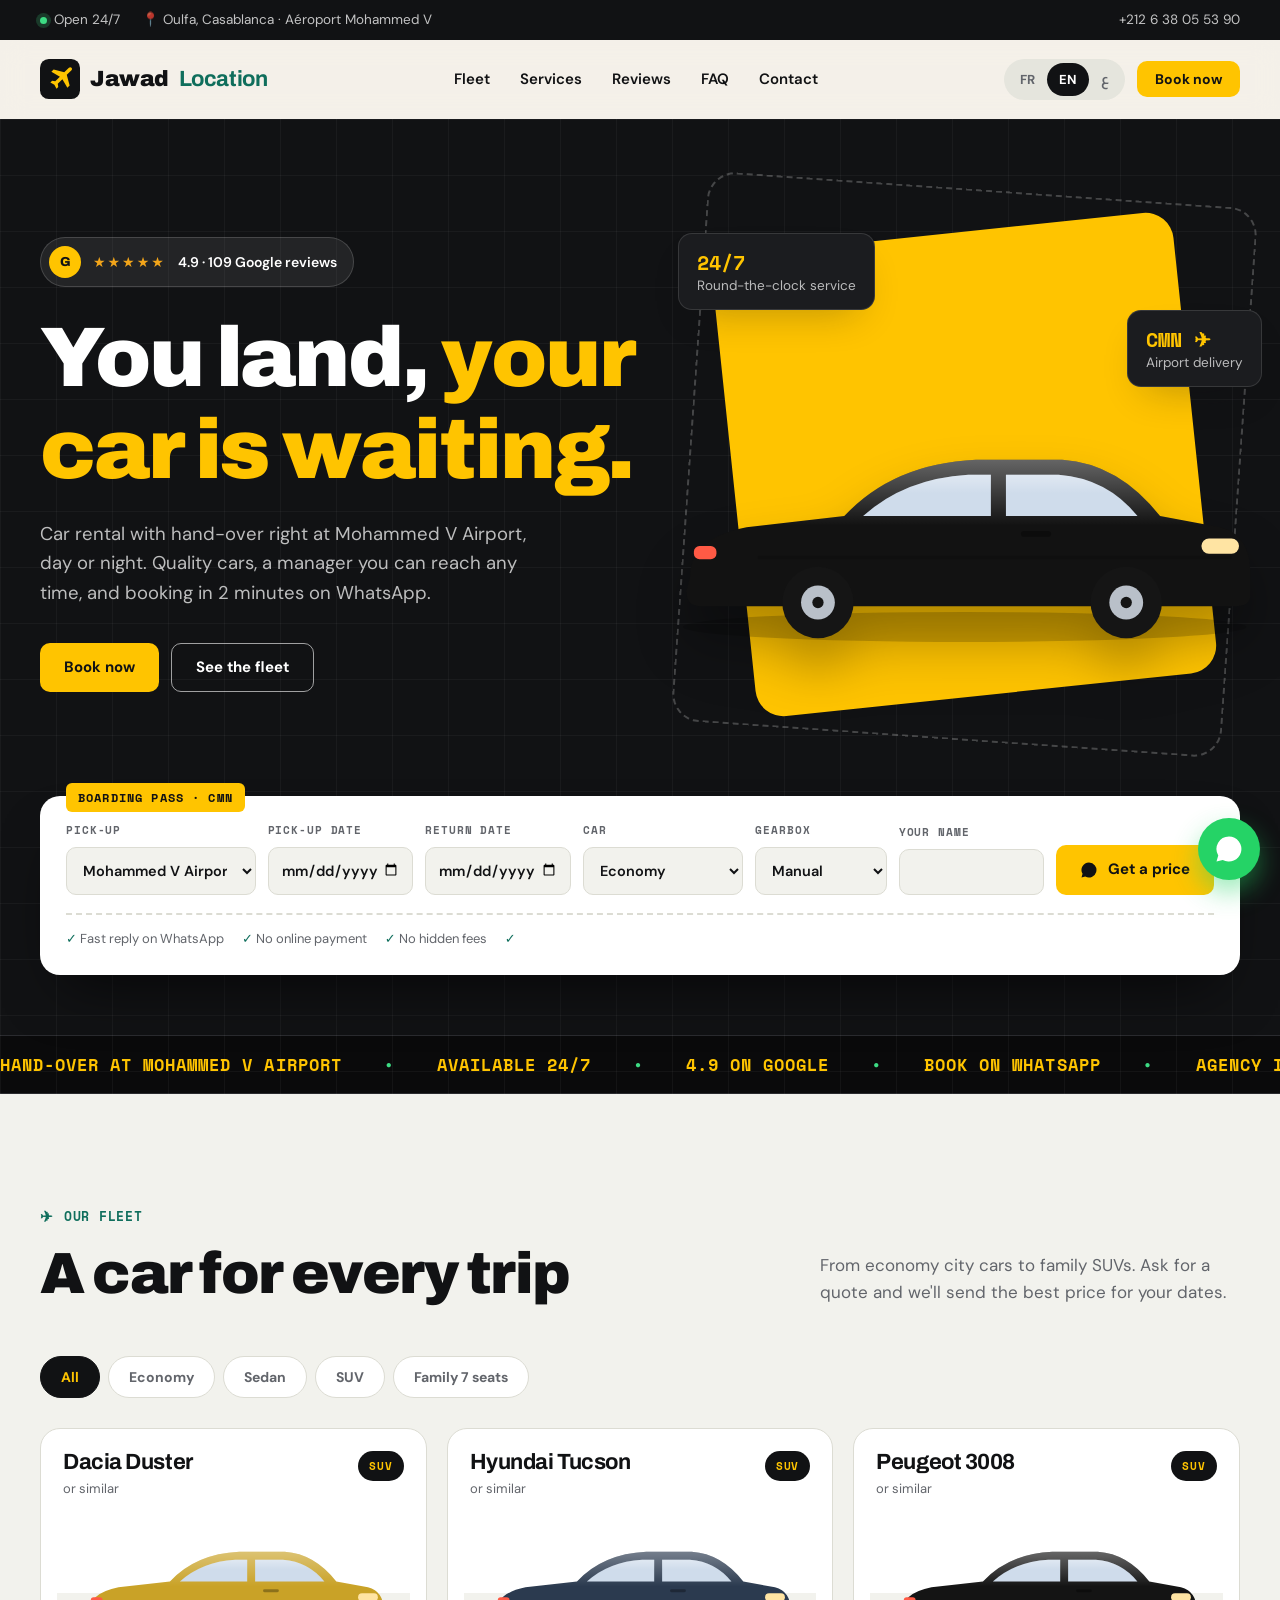
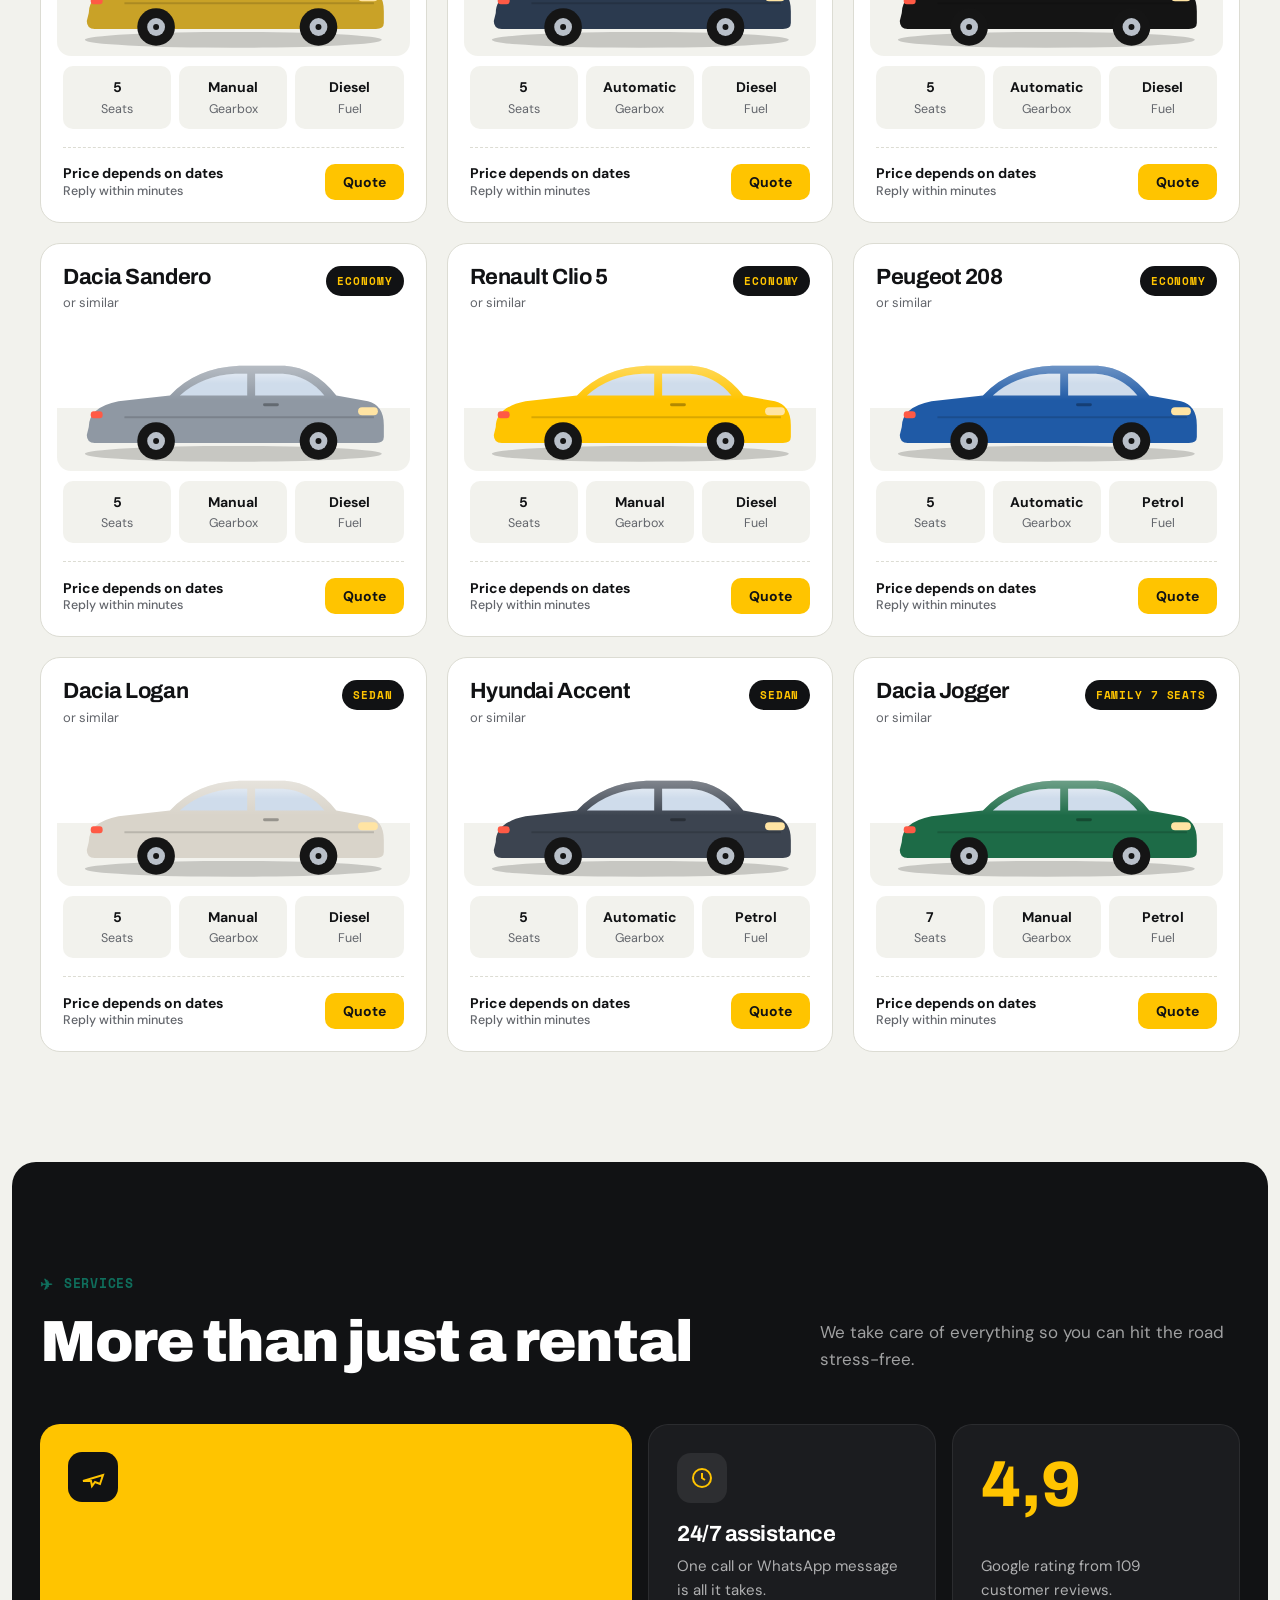
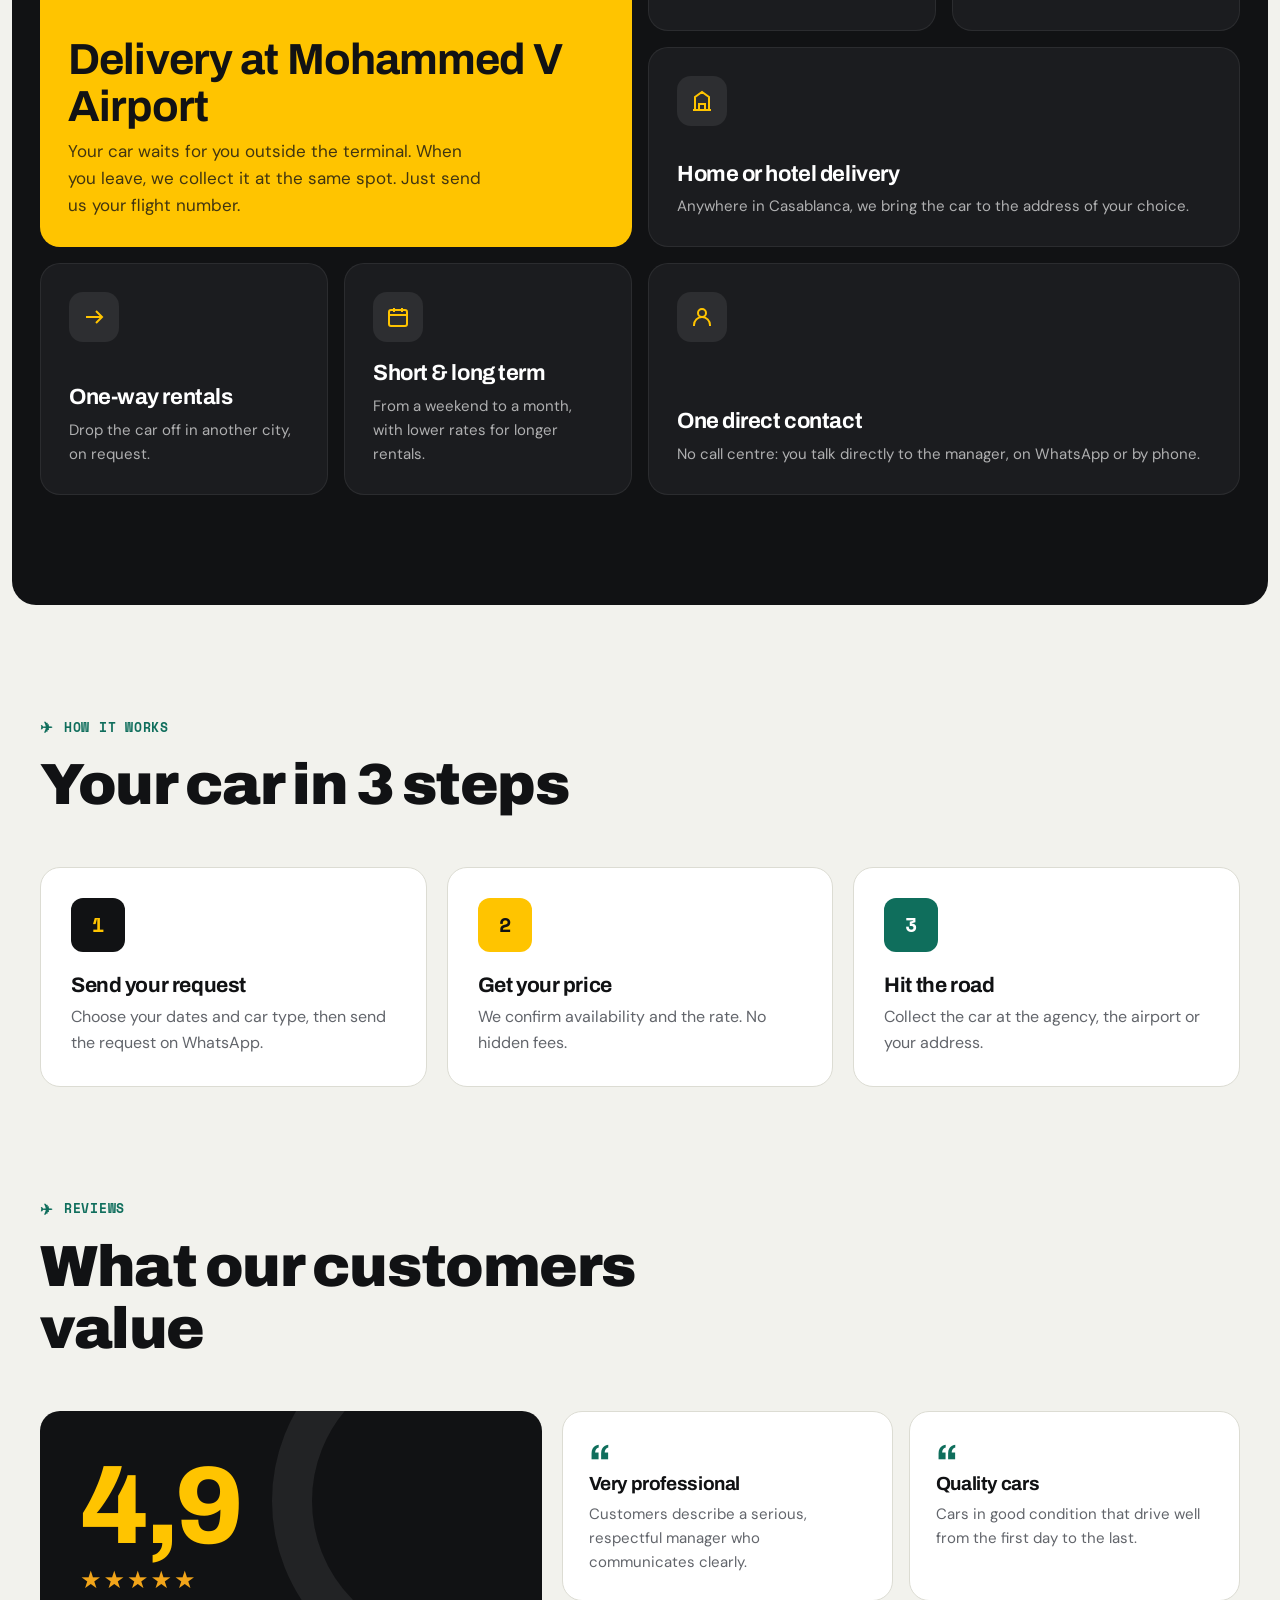
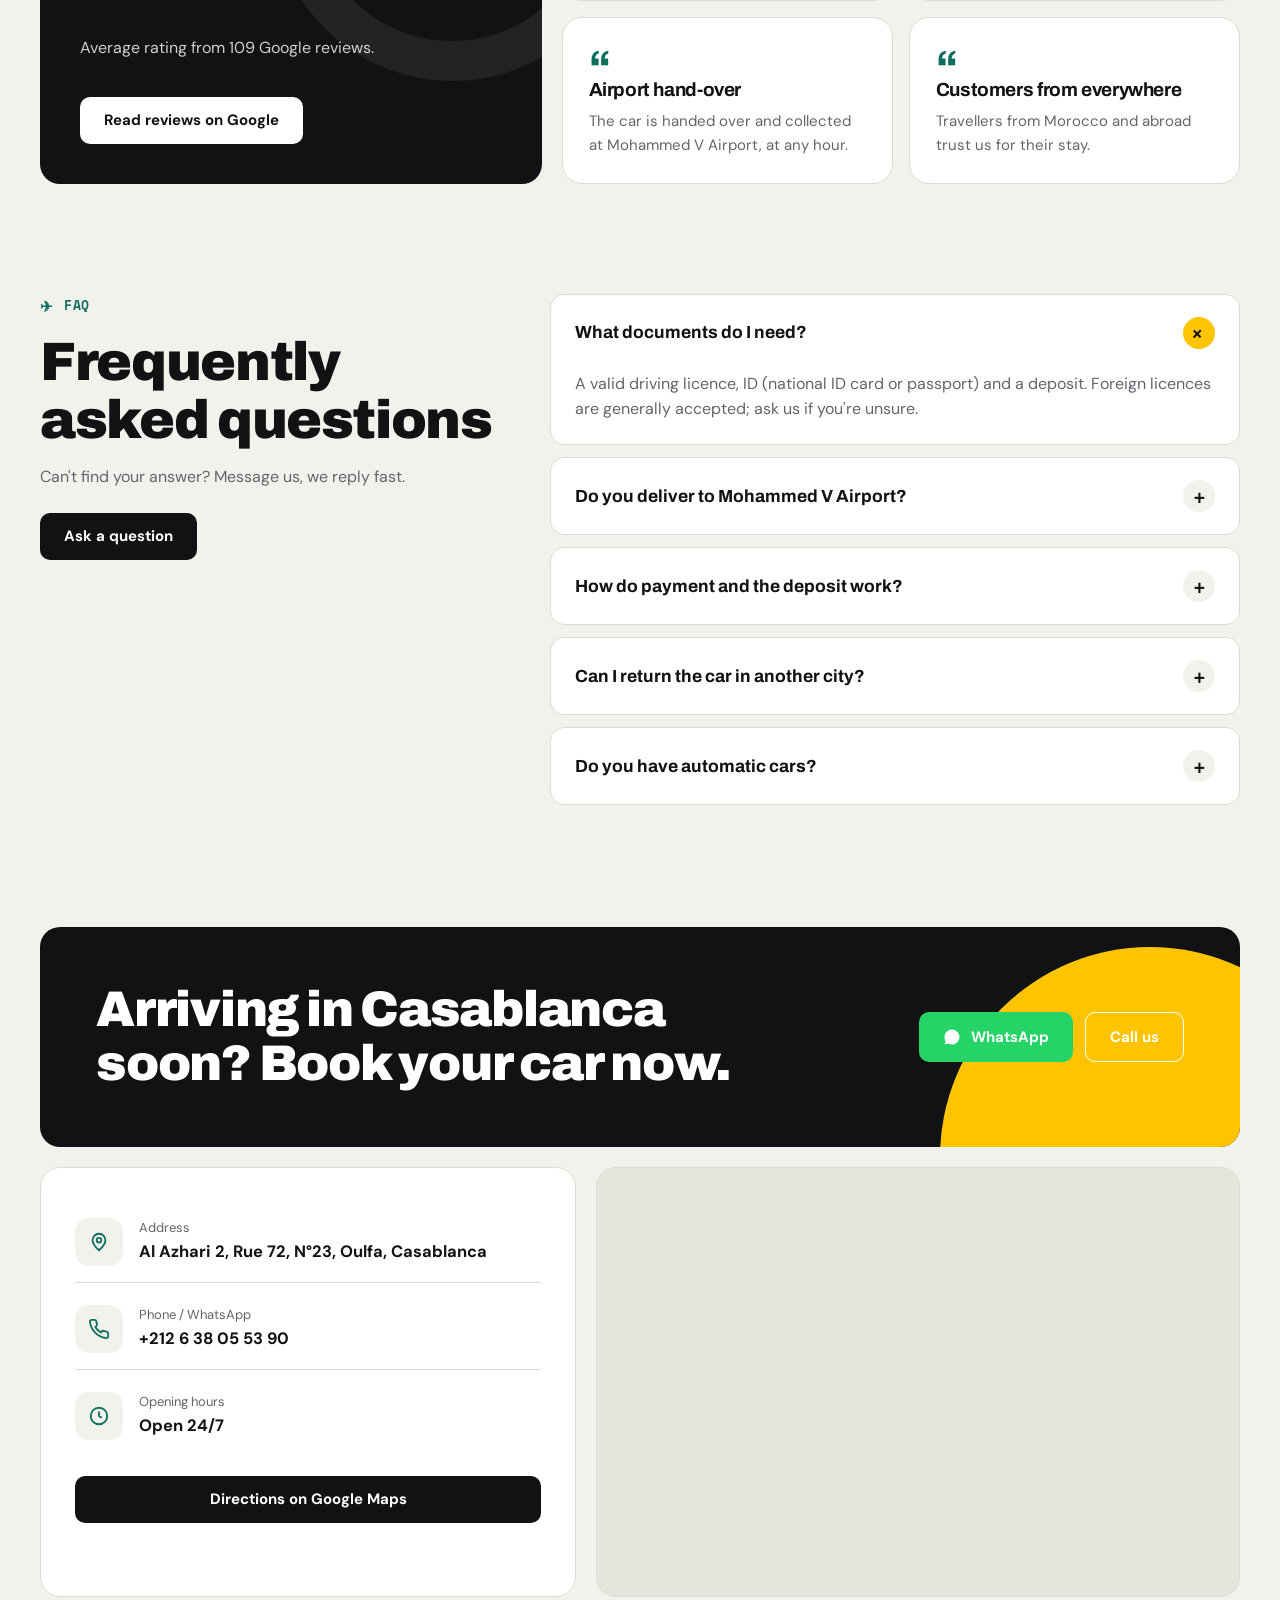
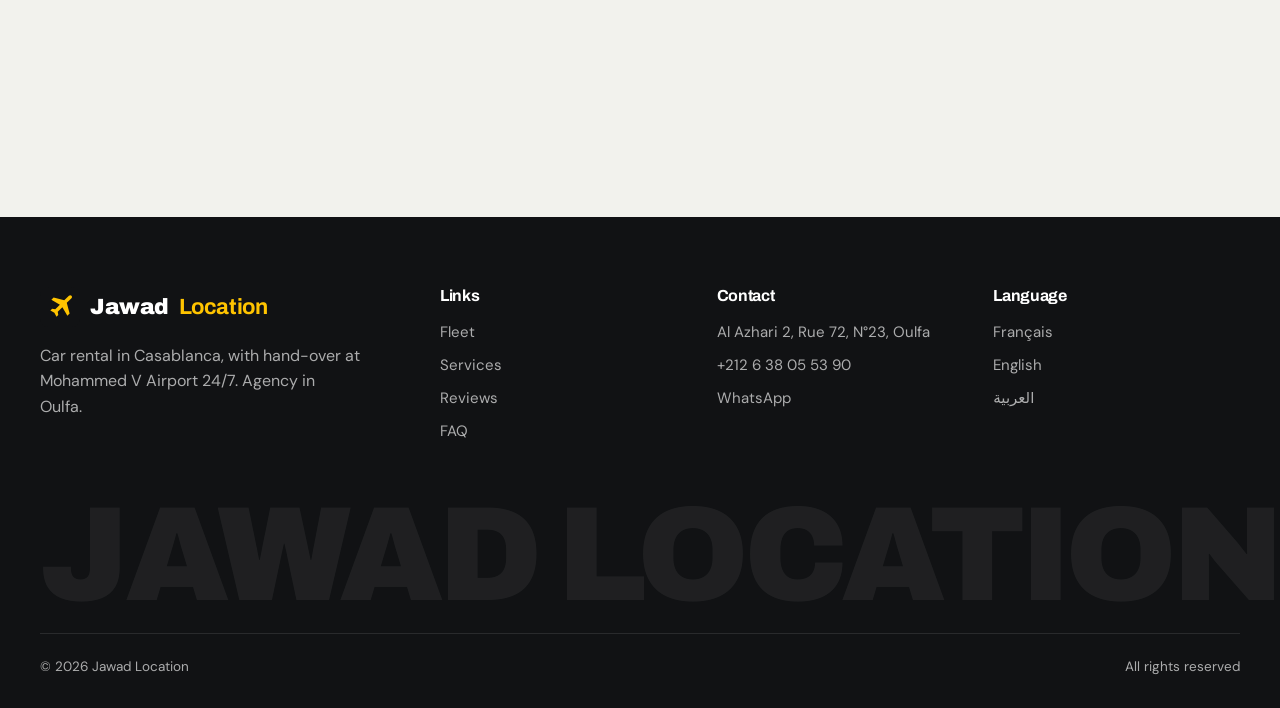
<file: index.html>
<!doctype html>
<html lang="fr" dir="ltr">
<head>
<meta charset="utf-8">
<meta name="viewport" content="width=device-width, initial-scale=1">
<title>Jawad Location — Location de voiture Aéroport Mohammed V, Casablanca</title>
<meta name="description" content="Jawad Location : location de voitures à Casablanca, Oulfa. Voitures récentes, livraison à l'aéroport Mohammed V, service 24h/24 et 7j/7.">
<meta name="theme-color" content="#121212">
<meta property="og:title" content="Jawad Location — Location de voiture Aéroport Mohammed V, Casablanca">
<meta property="og:description" content="Voitures récentes, livraison aéroport Mohammed V, service 24h/24. Réservation sur WhatsApp.">
<meta property="og:type" content="website">
<link rel="icon" href="assets/img/favicon.svg" type="image/svg+xml">
<link rel="manifest" href="site.webmanifest">
<link rel="preconnect" href="https://fonts.googleapis.com">
<link rel="preconnect" href="https://fonts.gstatic.com" crossorigin>
<link href="https://fonts.googleapis.com/css2?family=Archivo:wght@600;700;800;900&family=DM+Sans:wght@400;500;600;700&family=Space+Mono:wght@700&family=Almarai:wght@400;700;800&display=swap" rel="stylesheet">
<link rel="stylesheet" href="assets/css/style.css">
<script type="application/ld+json">
{
  "@context":"https://schema.org",
  "@type":"AutoRental",
  "name":"Jawad Location",
  "telephone":"+212638055390",
  "address":{"@type":"PostalAddress","streetAddress":"Al Azhari 2, Rue 72, N°23, Oulfa","addressLocality":"Casablanca","postalCode":"20000","addressCountry":"MA"},
  "geo":{"@type":"GeoCoordinates","latitude":33.5484875,"longitude":-7.6855581},
  "openingHours":"Mo-Su 00:00-23:59",
  "aggregateRating":{"@type":"AggregateRating","ratingValue":"4.9","reviewCount":"109"}
}
</script>
</head>
<body>

<!-- TOP BAR -->
<div class="topbar">
  <div class="wrap">
    <div class="tb-l">
      <span><i class="dot"></i><span data-i="tb_open">Ouvert 24h/24 · 7j/7</span></span>
      <span>📍 Oulfa, Casablanca · Aéroport Mohammed V</span>
    </div>
    <div class="tb-r"><a href="tel:+212638055390" dir="ltr">+212 6 38 05 53 90</a></div>
  </div>
</div>

<!-- NAV -->
<nav class="nav" id="nav">
  <div class="wrap">
    <a href="#top" class="logo" aria-label="Jawad Location"><img src="assets/img/logo.svg" alt="">Jawad<b>Location</b></a>
    <div class="links" id="links">
      <a href="#flotte" data-i="nav_fleet">Flotte</a>
      <a href="#services" data-i="nav_services">Services</a>
      <a href="#avis" data-i="nav_reviews">Avis</a>
      <a href="#faq" data-i="nav_faq">FAQ</a>
      <a href="#contact" data-i="nav_contact">Contact</a>
    </div>
    <div class="nav-r">
      <div class="langs" role="group" aria-label="Langue">
        <button data-l="fr">FR</button>
        <button data-l="en">EN</button>
        <button data-l="ar">ع</button>
      </div>
      <a href="#reserver" class="btn btn-red btn-sm" data-i="nav_book">Réserver</a>
      <button class="burger" id="burger" aria-label="Menu">
        <svg width="20" height="20" viewBox="0 0 24 24" fill="none" stroke="currentColor" stroke-width="2.2"><path d="M4 7h16M4 12h16M4 17h16"/></svg>
      </button>
    </div>
  </div>
</nav>

<main id="top">
<!-- HERO -->
<header class="hero">
  <div class="wrap">
    <div class="hero-grid">
      <div>
        <div class="rating"><span class="g">G</span><span class="stars">★★★★★</span><span data-i="hero_rating">4,9 · 109 avis Google</span></div>
        <h1 data-i="hero_title" data-html>Votre voiture à Casablanca, <span class="hl">livrée où vous êtes.</span></h1>
        <p class="lead" data-i="hero_lead">Voitures récentes et impeccables, remises à l'aéroport Mohammed V, à votre hôtel ou à notre agence d'Oulfa. Réservation en 2 minutes sur WhatsApp.</p>
        <div class="hero-ctas">
          <a href="#reserver" class="btn btn-red" data-i="hero_cta1">Réserver maintenant</a>
          <a href="#flotte" class="btn btn-line" data-i="hero_cta2">Voir la flotte</a>
        </div>
      </div>
      <div class="hero-art" aria-hidden="true">
        <div class="ring"></div>
        <div class="disc"></div>
        <div class="car" id="heroCar"></div>
        <div class="sticker s1"><b>24/7</b><span data-i="st_247">Service continu</span></div>
        <div class="sticker s2"><b>CMN ✈</b><span data-i="st_cmn">Livraison aéroport</span></div>
      </div>
    </div>

    <!-- BOOKING -->
    <div class="booking" id="reserver">
      <form class="book" id="bookForm" novalidate>
        <div class="fld full">
          <label for="pick" data-i="bk_pick">Prise en charge</label>
          <select id="pick">
            <option value="cmn" data-i="opt_cmn">Aéroport Mohammed V</option>
            <option value="agency" data-i="opt_agency">Agence Oulfa</option>
            <option value="hotel" data-i="opt_hotel">Hôtel / adresse</option>
            <option value="station" data-i="opt_station">Gare Casa-Voyageurs</option>
          </select>
        </div>
        <div class="fld">
          <label for="d1" data-i="bk_d1">Départ</label>
          <input type="date" id="d1" required>
        </div>
        <div class="fld">
          <label for="d2" data-i="bk_d2">Retour</label>
          <input type="date" id="d2" required>
        </div>
        <div class="fld">
          <label for="cat" data-i="bk_cat">Véhicule</label>
          <select id="cat">
            <option value="eco" data-i="f_eco">Économique</option>
            <option value="sedan" data-i="f_sedan">Berline</option>
            <option value="suv" data-i="f_suv">SUV</option>
            <option value="family" data-i="f_family">Familiale 7 places</option>
            <option value="any" data-i="cat_any">Conseillez-moi</option>
          </select>
        </div>
        <div class="fld">
          <label for="gear" data-i="bk_gear">Boîte</label>
          <select id="gear">
            <option value="man" data-i="man">Manuelle</option>
            <option value="auto" data-i="auto">Automatique</option>
          </select>
        </div>
        <div class="fld full">
          <label for="name" data-i="bk_name">Votre nom</label>
          <input type="text" id="name" autocomplete="name" required>
        </div>
        <button type="submit" class="btn btn-red">
          <svg width="18" height="18" viewBox="0 0 24 24" fill="currentColor"><path d="M12 2a10 10 0 0 0-8.6 15.1L2 22l5-1.3A10 10 0 1 0 12 2z"/></svg>
          <span data-i="bk_btn">Demander un prix</span>
        </button>
        <div class="book-note">
          <span data-i="bk_n1">Réponse rapide sur WhatsApp</span>
          <span data-i="bk_n2">Aucun paiement en ligne</span>
          <span data-i="bk_n3">Sans frais cachés</span>
          <span class="err" id="bookErr" role="alert"></span>
        </div>
      </form>
    </div>
  </div>

  <div class="marquee" aria-hidden="true"><div class="track" id="track"></div></div>
</header>

<!-- FLEET -->
<section id="flotte">
  <div class="wrap">
    <div class="head rev">
      <div><span class="eyebrow" data-i="fl_tag">Notre flotte</span><h2 data-i="fl_title">Une voiture pour chaque trajet</h2></div>
      <p data-i="fl_sub">De la citadine économique au SUV familial. Demandez un devis : on vous envoie le meilleur prix pour vos dates.</p>
    </div>
    <div class="tabs" id="tabs" role="tablist">
      <button class="tab on" data-f="all" data-i="f_all">Toutes</button>
      <button class="tab" data-f="eco" data-i="f_eco">Économique</button>
      <button class="tab" data-f="sedan" data-i="f_sedan">Berline</button>
      <button class="tab" data-f="suv" data-i="f_suv">SUV</button>
      <button class="tab" data-f="family" data-i="f_family">Familiale</button>
    </div>
    <div class="fleet" id="fleet"></div>
  </div>
</section>

<!-- SERVICES -->
<section class="dark" id="services">
  <div class="wrap">
    <div class="head rev">
      <div><span class="eyebrow" data-i="sv_tag">Services</span><h2 data-i="sv_title">Plus qu'une simple location</h2></div>
      <p data-i="sv_sub">On s'occupe de tout pour que vous preniez la route sans stress.</p>
    </div>
    <div class="bento">
      <div class="bx big rev">
        <div class="ic"><svg width="24" height="24" viewBox="0 0 24 24" fill="none" stroke="currentColor" stroke-width="2"><path d="M2 16l20-6-3 9-5-2-3 4-1-5z"/></svg></div>
        <div><h3 data-i="s1t">Livraison à l'aéroport Mohammed V</h3><p data-i="s1p">Votre voiture vous attend à la sortie du terminal. Au départ, on la récupère au même endroit. Donnez-nous simplement votre numéro de vol.</p></div>
      </div>
      <div class="bx rev">
        <div class="ic"><svg width="24" height="24" viewBox="0 0 24 24" fill="none" stroke="currentColor" stroke-width="2"><circle cx="12" cy="12" r="9"/><path d="M12 7v5l3 2"/></svg></div>
        <div><h3 data-i="s3t">Assistance 24h/24</h3><p data-i="s3p">Un appel ou un message WhatsApp suffit.</p></div>
      </div>
      <div class="bx rev">
        <div class="num">4,9</div>
        <div><p data-i="s_score">Note Google sur 109 avis clients.</p></div>
      </div>
      <div class="bx wide rev">
        <div class="ic"><svg width="24" height="24" viewBox="0 0 24 24" fill="none" stroke="currentColor" stroke-width="2"><path d="M3 21h18M5 21V8l7-5 7 5v13M9 21v-6h6v6"/></svg></div>
        <div><h3 data-i="s2t">Livraison à domicile ou à l'hôtel</h3><p data-i="s2p">Partout à Casablanca, on vous apporte la voiture à l'adresse de votre choix.</p></div>
      </div>
      <div class="bx rev">
        <div class="ic"><svg width="24" height="24" viewBox="0 0 24 24" fill="none" stroke="currentColor" stroke-width="2"><path d="M4 12h16M14 6l6 6-6 6"/></svg></div>
        <div><h3 data-i="s4t">Aller simple</h3><p data-i="s4p">Rendez la voiture dans une autre ville, sur demande.</p></div>
      </div>
      <div class="bx rev">
        <div class="ic"><svg width="24" height="24" viewBox="0 0 24 24" fill="none" stroke="currentColor" stroke-width="2"><rect x="3" y="5" width="18" height="16" rx="2"/><path d="M3 10h18M8 3v4M16 3v4"/></svg></div>
        <div><h3 data-i="s5t">Courte et longue durée</h3><p data-i="s5p">Du week-end au mois, avec des tarifs dégressifs.</p></div>
      </div>
      <div class="bx wide rev">
        <div class="ic"><svg width="24" height="24" viewBox="0 0 24 24" fill="none" stroke="currentColor" stroke-width="2"><circle cx="12" cy="8" r="4"/><path d="M4 21v-1a8 8 0 0 1 16 0v1"/></svg></div>
        <div><h3 data-i="s6t">Arabe, français, anglais</h3><p data-i="s6p">Une équipe qui explique tout clairement, pour les visiteurs comme pour les Marocains du monde.</p></div>
      </div>
    </div>
  </div>
</section>

<!-- STEPS -->
<section>
  <div class="wrap">
    <div class="head rev">
      <div><span class="eyebrow" data-i="st_tag">Comment ça marche</span><h2 data-i="st_title">Votre voiture en 3 étapes</h2></div>
    </div>
    <div class="steps">
      <div class="step rev"><div class="n">1</div><h3 data-i="st1t">Envoyez votre demande</h3><p data-i="st1p">Choisissez vos dates et le type de voiture, puis envoyez la demande sur WhatsApp.</p></div>
      <div class="step rev"><div class="n">2</div><h3 data-i="st2t">Recevez votre prix</h3><p data-i="st2p">On confirme la disponibilité et le tarif. Pas de frais cachés.</p></div>
      <div class="step rev"><div class="n">3</div><h3 data-i="st3t">Prenez la route</h3><p data-i="st3p">Récupérez la voiture à l'agence, à l'aéroport ou à votre adresse.</p></div>
    </div>
  </div>
</section>

<!-- REVIEWS -->
<section id="avis" style="padding-top:0">
  <div class="wrap">
    <div class="head rev">
      <div><span class="eyebrow" data-i="rv_tag">Avis clients</span><h2 data-i="rv_title">Ce que nos clients apprécient</h2></div>
    </div>
    <div class="rv">
      <div class="score rev">
        <div><div class="big">4,9</div><div class="stars">★★★★★</div></div>
        <p data-i="rv_count">Note moyenne sur 109 avis Google.</p>
        <a class="btn" target="_blank" rel="noopener" href="https://www.google.com/maps/search/?api=1&query=Location+de+voiture+A%C3%A9roport+Mohammed+V+Casablanca+Oulfa" data-i="rv_btn">Lire les avis sur Google</a>
      </div>
      <div class="praise">
        <div class="pr rev"><div class="q">“</div><h3 data-i="p1t">Voitures neuves et propres</h3><p data-i="p1p">Les clients citent souvent l'état impeccable des véhicules à la remise des clés.</p></div>
        <div class="pr rev"><div class="q">“</div><h3 data-i="p2t">Livraison aéroport</h3><p data-i="p2p">Remise et retour de la voiture directement à l'aéroport Mohammed V.</p></div>
        <div class="pr rev"><div class="q">“</div><h3 data-i="p3t">Une équipe patiente</h3><p data-i="p3p">Tout est expliqué clairement avant le départ, sans pression.</p></div>
        <div class="pr rev"><div class="q">“</div><h3 data-i="p4t">Des clients fidèles</h3><p data-i="p4p">Beaucoup reviennent louer chez nous à chaque séjour au Maroc.</p></div>
      </div>
    </div>
  </div>
</section>

<!-- FAQ -->
<section id="faq" style="padding-top:0">
  <div class="wrap faq-grid">
    <div class="faq-side rev">
      <span class="eyebrow">FAQ</span>
      <h2 style="font-size:clamp(34px,4.6vw,54px)" data-i="fq_title">Questions fréquentes</h2>
      <p data-i="fq_sub">Vous ne trouvez pas votre réponse ? Écrivez-nous, on répond vite.</p>
      <a href="https://wa.me/212638055390" target="_blank" rel="noopener" class="btn btn-ink" data-i="fq_btn">Poser une question</a>
    </div>
    <div id="faqList"></div>
  </div>
</section>

<!-- CTA + CONTACT -->
<section id="contact" style="padding-top:0">
  <div class="wrap">
    <div class="cta rev">
      <h2 data-i="cta_t">Vous arrivez bientôt à Casablanca ? Réservez votre voiture maintenant.</h2>
      <div class="btns">
        <a href="https://wa.me/212638055390" target="_blank" rel="noopener" class="btn btn-wa">
          <svg width="18" height="18" viewBox="0 0 24 24" fill="currentColor"><path d="M12 2a10 10 0 0 0-8.6 15.1L2 22l5-1.3A10 10 0 1 0 12 2z"/></svg>WhatsApp
        </a>
        <a href="tel:+212638055390" class="btn btn-line" data-i="cta_call">Appeler</a>
      </div>
    </div>
    <div class="contact">
      <div class="cinfo rev">
        <div class="crow"><div class="ic"><svg width="22" height="22" viewBox="0 0 24 24" fill="none" stroke="currentColor" stroke-width="2"><path d="M12 21s-7-6.2-7-11a7 7 0 0 1 14 0c0 4.8-7 11-7 11z"/><circle cx="12" cy="10" r="2.5"/></svg></div><div><small data-i="ct_addr">Adresse</small><b>Al Azhari 2, Rue 72, N°23, Oulfa, Casablanca</b></div></div>
        <div class="crow"><div class="ic"><svg width="22" height="22" viewBox="0 0 24 24" fill="none" stroke="currentColor" stroke-width="2"><path d="M22 16.9v3a2 2 0 0 1-2.2 2 19.8 19.8 0 0 1-8.6-3.1 19.5 19.5 0 0 1-6-6A19.8 19.8 0 0 1 2.1 4.2 2 2 0 0 1 4.1 2h3a2 2 0 0 1 2 1.7c.1.9.4 1.8.7 2.7a2 2 0 0 1-.5 2.1L8 9.8a16 16 0 0 0 6 6l1.3-1.3a2 2 0 0 1 2.1-.4c.9.3 1.8.6 2.7.7a2 2 0 0 1 1.7 2z"/></svg></div><div><small data-i="ct_phone">Téléphone / WhatsApp</small><b><a href="tel:+212638055390" dir="ltr">+212 6 38 05 53 90</a></b></div></div>
        <div class="crow"><div class="ic"><svg width="22" height="22" viewBox="0 0 24 24" fill="none" stroke="currentColor" stroke-width="2"><circle cx="12" cy="12" r="9"/><path d="M12 7v5l3 2"/></svg></div><div><small data-i="ct_hours">Horaires</small><b data-i="tb_open">Ouvert 24h/24 · 7j/7</b></div></div>
        <a class="btn btn-ink" target="_blank" rel="noopener" href="https://www.google.com/maps/dir/?api=1&destination=33.5484875,-7.6855581" data-i="ct_dir">Itinéraire Google Maps</a>
      </div>
      <div class="map rev">
        <iframe loading="lazy" title="Jawad Location — Oulfa" src="https://maps.google.com/maps?q=33.5484875,-7.6855581&z=16&output=embed"></iframe>
      </div>
    </div>
  </div>
</section>
</main>

<footer>
  <div class="wrap">
    <div class="ft">
      <div>
        <a href="#top" class="logo"><img src="assets/img/logo.svg" alt="">Jawad<b>Location</b></a>
        <p data-i="ft_about" style="max-width:320px">Location de voitures à Casablanca. Voitures récentes, livraison aéroport et service 24h/24.</p>
      </div>
      <div>
        <h4 data-i="ft_links">Liens</h4>
        <ul>
          <li><a href="#flotte" data-i="nav_fleet">Flotte</a></li>
          <li><a href="#services" data-i="nav_services">Services</a></li>
          <li><a href="#avis" data-i="nav_reviews">Avis</a></li>
          <li><a href="#faq">FAQ</a></li>
        </ul>
      </div>
      <div>
        <h4 data-i="nav_contact">Contact</h4>
        <ul>
          <li>Al Azhari 2, Rue 72, N°23, Oulfa</li>
          <li><a href="tel:+212638055390" dir="ltr">+212 6 38 05 53 90</a></li>
          <li><a href="https://wa.me/212638055390" target="_blank" rel="noopener">WhatsApp</a></li>
        </ul>
      </div>
      <div>
        <h4 data-i="ft_lang">Langue</h4>
        <ul>
          <li><a href="?lang=fr" data-setlang="fr">Français</a></li>
          <li><a href="?lang=en" data-setlang="en">English</a></li>
          <li><a href="?lang=ar" data-setlang="ar">العربية</a></li>
        </ul>
      </div>
    </div>
    <div class="big-name" aria-hidden="true">Jawad Location</div>
    <div class="copy"><span>© <span id="yr"></span> Jawad Location</span><span data-i="ft_rights">Tous droits réservés</span></div>
  </div>
</footer>

<a class="wa-fab" href="https://wa.me/212638055390" target="_blank" rel="noopener" aria-label="WhatsApp">
  <svg width="30" height="30" viewBox="0 0 24 24" fill="#fff"><path d="M17.5 14.4c-.3-.1-1.7-.8-2-.9-.3-.1-.5-.1-.7.1-.2.3-.8.9-.9 1.1-.2.2-.3.2-.6.1-.3-.1-1.2-.5-2.3-1.4-.9-.8-1.4-1.7-1.6-2-.2-.3 0-.5.1-.6l.4-.5c.1-.2.2-.3.3-.5.1-.2 0-.4 0-.5l-.9-2.2c-.2-.6-.5-.5-.7-.5h-.6c-.2 0-.5.1-.8.4-.3.3-1 1-1 2.5s1.1 2.9 1.2 3.1c.1.2 2.1 3.2 5.1 4.5.7.3 1.3.5 1.7.6.7.2 1.4.2 1.9.1.6-.1 1.7-.7 2-1.4.2-.7.2-1.3.2-1.4-.1-.1-.3-.2-.6-.3zM12 2a10 10 0 0 0-8.6 15.1L2 22l5-1.3A10 10 0 1 0 12 2z"/></svg>
</a>

<script src="assets/js/i18n.js"></script>
<script src="assets/js/app.js"></script>
</body>
</html>
</file>
<file: assets/css/style.css>
/* =========================================================
   Jawad Location — Feuille de style principale
   Couleurs : modifiez les variables ci-dessous
   ========================================================= */
:root{
  --ink:#111214;
  --ink-2:#1b1c1f;
  --ink-3:#2a2b2f;
  --cream:#f2f2ed;
  --sand:#e5e5dd;
  --paper:#ffffff;
  --red:#ffc400;
  --red-2:#ffd84d;
  --green:#0f6e5c;
  --muted:#62656b;
  --line:#dcdcd3;
  --wa:#25d366;
  --r-lg:20px; --r-md:14px; --r-sm:10px;
  --shadow:0 18px 40px -18px rgba(17,18,20,.3);
  --f-display:"Archivo",system-ui,sans-serif;
  --f-body:"DM Sans",system-ui,sans-serif;
  --f-mono:"Space Mono",ui-monospace,monospace;
}
html[lang="ar"]{
  --f-display:"Almarai",system-ui,sans-serif;
  --f-body:"Almarai",system-ui,sans-serif;
}

*{box-sizing:border-box;margin:0;padding:0}
html{scroll-behavior:smooth;scroll-padding-top:90px}
body{font-family:var(--f-body);background:var(--cream);color:var(--ink);line-height:1.6;overflow-x:hidden;-webkit-font-smoothing:antialiased}
h1,h2,h3,h4{font-family:var(--f-display);line-height:1.08;letter-spacing:-.02em;font-weight:700}
html[lang="ar"] h1,html[lang="ar"] h2,html[lang="ar"] h3{letter-spacing:0;line-height:1.35}
a{color:inherit;text-decoration:none}
svg{display:block;max-width:100%}
button{font-family:inherit}
.wrap{width:min(1200px,100% - 32px);margin-inline:auto}
.sr{position:absolute;width:1px;height:1px;overflow:hidden;clip:rect(0 0 0 0)}

/* ---------- Buttons ---------- */
.btn{display:inline-flex;align-items:center;justify-content:center;gap:.6rem;border:0;cursor:pointer;font:700 15px/1 var(--f-body);padding:16px 24px;border-radius:999px;transition:transform .2s,background .2s,box-shadow .2s,color .2s;white-space:nowrap}
.btn:hover{transform:translateY(-2px)}
.btn-red{background:var(--red);color:#fff}
.btn-red:hover{background:var(--red-2);box-shadow:0 12px 26px -10px rgba(217,58,34,.7)}
.btn-ink{background:var(--ink);color:#fff}
.btn-ink:hover{background:var(--ink-3)}
.btn-line{border:1.5px solid var(--ink);color:var(--ink);background:transparent}
.btn-line:hover{background:var(--ink);color:#fff}
.btn-wa{background:var(--wa);color:#fff}
.btn-sm{padding:11px 18px;font-size:14px}
.btn svg{flex:none}

.eyebrow{display:inline-flex;align-items:center;gap:10px;font:700 12.5px var(--f-body);letter-spacing:.14em;text-transform:uppercase;color:var(--red);margin-bottom:16px}
html[lang="ar"] .eyebrow{letter-spacing:0;font-size:14px}
.eyebrow::before{content:"";width:26px;height:2px;background:currentColor}
section{padding:110px 0}
.head{display:flex;justify-content:space-between;align-items:end;gap:30px;margin-bottom:50px;flex-wrap:wrap}
.head h2{font-size:clamp(34px,4.6vw,58px);max-width:680px}
.head p{color:var(--muted);max-width:420px;font-size:17px}

/* ---------- Top bar ---------- */
.topbar{background:var(--ink);color:rgba(255,255,255,.75);font-size:13.5px}
.topbar .wrap{display:flex;justify-content:space-between;gap:16px;height:40px;align-items:center}
.topbar span{display:inline-flex;align-items:center;gap:7px}
.topbar .tb-l{display:flex;gap:22px}
.dot{width:7px;height:7px;border-radius:50%;background:#3ddc84;box-shadow:0 0 0 4px rgba(61,220,132,.2)}

/* ---------- Nav ---------- */
.nav{position:sticky;top:0;z-index:60;background:rgba(245,240,232,.86);backdrop-filter:blur(14px);border-bottom:1px solid transparent;transition:border-color .2s}
.nav.scrolled{border-color:var(--line)}
.nav .wrap{display:flex;align-items:center;justify-content:space-between;height:78px;gap:20px}
.logo{display:flex;align-items:center;gap:10px;font:800 23px var(--f-display);letter-spacing:-.02em}
.logo img{width:40px;height:40px}
.logo b{color:var(--red)}
.links{display:flex;gap:30px;font-weight:600;font-size:15px}
.links a{position:relative;padding:6px 0}
.links a::after{content:"";position:absolute;inset-inline:0;bottom:0;height:2px;background:var(--red);transform:scaleX(0);transition:transform .25s}
.links a:hover::after{transform:scaleX(1)}
.nav-r{display:flex;align-items:center;gap:12px}
.langs{display:flex;background:var(--sand);border-radius:999px;padding:4px}
.langs button{border:0;background:none;cursor:pointer;font:700 13px var(--f-body);padding:8px 12px;border-radius:999px;color:var(--muted)}
.langs button[data-l="ar"]{font-family:"Almarai",sans-serif;font-size:14px}
.langs button.on{background:var(--ink);color:#fff}
.burger{display:none;width:44px;height:44px;border-radius:50%;border:1.5px solid var(--ink);background:none;cursor:pointer;place-items:center}

/* ---------- Hero ---------- */
.hero{padding:70px 0 30px;position:relative;overflow:hidden}
.hero-grid{display:grid;grid-template-columns:1.05fr .95fr;gap:40px;align-items:center}
.rating{display:inline-flex;align-items:center;gap:12px;background:var(--paper);border:1px solid var(--line);border-radius:999px;padding:8px 16px 8px 8px;font-size:14px;font-weight:600;margin-bottom:26px}
html[dir="rtl"] .rating{padding:8px 8px 8px 16px}
.rating .g{width:32px;height:32px;border-radius:50%;background:var(--ink);color:#fff;display:grid;place-items:center;font:800 13px var(--f-display)}
.stars{color:#f2a51a;letter-spacing:2px}
.hero h1{font-size:clamp(44px,6.6vw,92px);margin-bottom:24px}
.hero h1 .hl{color:var(--red);font-style:italic}
html[lang="ar"] .hero h1{font-size:clamp(38px,5.6vw,74px)}
html[lang="ar"] .hero h1 .hl{font-style:normal}
.hero .lead{font-size:18.5px;color:var(--muted);max-width:520px;margin-bottom:34px}
.hero-ctas{display:flex;gap:12px;flex-wrap:wrap}

.hero-art{position:relative;aspect-ratio:1/1;max-width:560px;margin-inline-start:auto;width:100%}
.hero-art .disc{position:absolute;inset:6%;border-radius:50%;background:radial-gradient(circle at 30% 30%,var(--red-2),var(--red) 60%,#a92812)}
.hero-art .ring{position:absolute;inset:0;border-radius:50%;border:1.5px dashed rgba(18,18,18,.25);animation:spin 60s linear infinite}
@keyframes spin{to{transform:rotate(360deg)}}
.hero-art .car{position:absolute;inset-inline:-8%;bottom:16%;filter:drop-shadow(0 30px 25px rgba(0,0,0,.3))}
html[dir="rtl"] .hero-art .car svg{transform:scaleX(-1)}
.sticker{position:absolute;background:var(--paper);border-radius:var(--r-md);padding:14px 18px;box-shadow:var(--shadow);font-size:13.5px;color:var(--muted);line-height:1.35}
.sticker b{display:block;font:800 22px var(--f-display);color:var(--ink)}
.sticker.s1{top:8%;inset-inline-start:-2%}
.sticker.s2{top:22%;inset-inline-end:-4%}

/* ---------- Booking bar ---------- */
.booking{margin-top:60px;position:relative;z-index:5}
.book{background:var(--ink);color:#fff;border-radius:var(--r-lg);padding:26px;display:grid;grid-template-columns:1.3fr 1fr 1fr 1.1fr .9fr 1fr auto;gap:12px;align-items:end;box-shadow:0 30px 60px -25px rgba(0,0,0,.5)}
.fld{display:flex;flex-direction:column;gap:7px;min-width:0}
.fld label{font-size:12px;font-weight:700;color:rgba(255,255,255,.55);text-transform:uppercase;letter-spacing:.08em}
html[lang="ar"] .fld label{letter-spacing:0;font-size:13px}
.fld input,.fld select{width:100%;background:var(--ink-3);border:1.5px solid transparent;color:#fff;border-radius:var(--r-sm);padding:13px 12px;font:600 14.5px var(--f-body);color-scheme:dark}
.fld input:focus,.fld select:focus{outline:none;border-color:var(--red)}
.book .btn{height:50px}
.book-note{grid-column:1/-1;font-size:13px;color:rgba(255,255,255,.5);display:flex;gap:18px;flex-wrap:wrap}
.book-note span::before{content:"✓ ";color:#3ddc84}
.err{color:var(--red-2);font-weight:700}

/* ---------- Marquee ---------- */
.marquee{background:var(--red);color:#fff;overflow:hidden;padding:18px 0;margin-top:90px;transform:rotate(-1.2deg)}
.track{display:flex;gap:44px;width:max-content;animation:slide 30s linear infinite;font:700 22px var(--f-display);white-space:nowrap}
html[dir="rtl"] .track{animation-name:slide-rtl}
.track span{display:inline-flex;align-items:center;gap:44px}
.track span::after{content:"✦";color:var(--ink)}
@keyframes slide{to{transform:translateX(-50%)}}
@keyframes slide-rtl{to{transform:translateX(50%)}}

/* ---------- Fleet ---------- */
.tabs{display:flex;gap:8px;flex-wrap:wrap;margin-bottom:30px}
.tab{border:1.5px solid var(--line);background:var(--paper);padding:11px 20px;border-radius:999px;font:700 14px var(--f-body);cursor:pointer;color:var(--muted);transition:.2s}
.tab:hover{border-color:var(--ink);color:var(--ink)}
.tab.on{background:var(--ink);border-color:var(--ink);color:#fff}
.fleet{display:grid;grid-template-columns:repeat(3,1fr);gap:20px}
.car-card{background:var(--paper);border:1px solid var(--line);border-radius:var(--r-lg);padding:22px;display:flex;flex-direction:column;transition:transform .25s,box-shadow .25s}
.car-card:hover{transform:translateY(-5px);box-shadow:var(--shadow)}
.cc-top{display:flex;justify-content:space-between;align-items:start;gap:10px}
.cc-top h3{font-size:22px}
.cc-top small{display:block;color:var(--muted);font-size:13px;margin-top:4px;font-family:var(--f-body)}
.badge{font:800 11px var(--f-body);letter-spacing:.08em;text-transform:uppercase;padding:7px 11px;border-radius:999px;background:var(--sand);color:var(--ink);flex:none}
html[lang="ar"] .badge{letter-spacing:0;font-size:12px}
.badge.new{background:var(--red);color:#fff}
.cc-img{margin:16px -6px 10px;background:linear-gradient(180deg,transparent 55%,var(--sand) 55%);border-radius:var(--r-md);padding:8px 8px 4px}
html[dir="rtl"] .cc-img svg{transform:scaleX(-1)}
.specs{display:grid;grid-template-columns:repeat(3,1fr);gap:8px;margin-bottom:18px}
.spec{background:var(--cream);border-radius:var(--r-sm);padding:10px;text-align:center;font-size:12.5px;color:var(--muted)}
.spec b{display:block;color:var(--ink);font-size:14px}
.cc-foot{margin-top:auto;display:flex;justify-content:space-between;align-items:center;gap:10px;padding-top:16px;border-top:1px dashed var(--line)}
.cc-foot .p{font-weight:700;font-size:14px;line-height:1.3}
.cc-foot .p small{display:block;font-weight:500;color:var(--muted);font-size:12.5px}

/* ---------- Services (bento) ---------- */
.dark{background:var(--ink);color:#fff;border-radius:48px;margin-inline:12px}
.dark .head p{color:rgba(255,255,255,.6)}
.bento{display:grid;grid-template-columns:repeat(4,1fr);grid-auto-rows:minmax(200px,auto);gap:16px}
.bx{background:var(--ink-2);border:1px solid rgba(255,255,255,.07);border-radius:var(--r-lg);padding:28px;display:flex;flex-direction:column;justify-content:space-between;gap:20px;transition:border-color .25s}
.bx:hover{border-color:rgba(240,86,60,.6)}
.bx.big{grid-column:span 2;grid-row:span 2;background:var(--red);border:0}
.bx.wide{grid-column:span 2}
.bx .ic{width:50px;height:50px;border-radius:14px;background:rgba(255,255,255,.08);display:grid;place-items:center;color:var(--red-2)}
.bx.big .ic{background:rgba(0,0,0,.18);color:#fff}
.bx h3{font-size:22px;margin-bottom:8px}
.bx.big h3{font-size:clamp(30px,3.4vw,44px)}
.bx p{color:rgba(255,255,255,.65);font-size:15px}
.bx.big p{color:rgba(255,255,255,.9);font-size:17px;max-width:420px}
.bx .num{font:800 64px/1 var(--f-display);color:#fff}

/* ---------- Steps ---------- */
.steps{display:grid;grid-template-columns:repeat(3,1fr);gap:20px;position:relative}
.step{padding:30px;border-radius:var(--r-lg);background:var(--paper);border:1px solid var(--line)}
.step .n{width:54px;height:54px;border-radius:50%;background:var(--ink);color:#fff;display:grid;place-items:center;font:800 20px var(--f-display);margin-bottom:22px}
.step:nth-child(2) .n{background:var(--red)}
.step:nth-child(3) .n{background:var(--green)}
.step h3{font-size:21px;margin-bottom:8px}
.step p{color:var(--muted)}

/* ---------- Reviews ---------- */
.rv{display:grid;grid-template-columns:.85fr 1.15fr;gap:20px}
.score{background:var(--green);color:#fff;border-radius:var(--r-lg);padding:40px;display:flex;flex-direction:column;justify-content:space-between;gap:30px;position:relative;overflow:hidden}
.score::after{content:"";position:absolute;width:280px;height:280px;border-radius:50%;border:40px solid rgba(255,255,255,.07);inset-inline-end:-90px;top:-90px}
.score .big{font:800 110px/1 var(--f-display);letter-spacing:-.04em}
.score .stars{font-size:24px}
.score p{color:rgba(255,255,255,.8)}
.score .btn{background:#fff;color:var(--ink);align-self:flex-start}
.praise{display:grid;grid-template-columns:1fr 1fr;gap:16px}
.pr{background:var(--paper);border:1px solid var(--line);border-radius:var(--r-lg);padding:26px}
.pr .q{font:800 44px/1 var(--f-display);color:var(--red);height:26px}
.pr h3{font-size:19px;margin:10px 0 8px}
.pr p{color:var(--muted);font-size:15px}

/* ---------- FAQ ---------- */
.faq-grid{display:grid;grid-template-columns:.8fr 1.2fr;gap:50px;align-items:start}
.faq-side p{color:var(--muted);margin:14px 0 24px}
details{background:var(--paper);border:1px solid var(--line);border-radius:var(--r-md);margin-bottom:12px;transition:background .2s}
details[open]{background:#fff}
summary{list-style:none;cursor:pointer;padding:22px 24px;font:700 17.5px var(--f-display);display:flex;justify-content:space-between;gap:16px;align-items:center}
summary::-webkit-details-marker{display:none}
summary .pm{width:32px;height:32px;flex:none;border-radius:50%;background:var(--cream);display:grid;place-items:center;transition:transform .25s,background .25s;font-size:20px;line-height:1}
details[open] summary .pm{transform:rotate(45deg);background:var(--red);color:#fff}
details .ans{padding:0 24px 22px;color:var(--muted)}

/* ---------- CTA + Contact ---------- */
.cta{background:var(--ink);color:#fff;border-radius:var(--r-lg);padding:56px;display:grid;grid-template-columns:1.4fr auto;gap:30px;align-items:center;position:relative;overflow:hidden}
.cta::before{content:"";position:absolute;width:420px;height:420px;border-radius:50%;background:var(--red);inset-inline-end:-120px;bottom:-220px;opacity:.9}
.cta h2{font-size:clamp(30px,4vw,50px);position:relative}
.cta .btns{display:flex;gap:12px;flex-wrap:wrap;position:relative}
.cta .btn-line{border-color:#fff;color:#fff}
.cta .btn-line:hover{background:#fff;color:var(--ink)}
.contact{display:grid;grid-template-columns:1fr 1.2fr;gap:20px;margin-top:20px}
.cinfo{background:var(--paper);border:1px solid var(--line);border-radius:var(--r-lg);padding:34px;display:flex;flex-direction:column;gap:6px}
.crow{display:flex;gap:16px;align-items:center;padding:16px 0;border-bottom:1px solid var(--line)}
.crow:last-of-type{border:0}
.crow .ic{width:48px;height:48px;flex:none;border-radius:14px;background:var(--cream);display:grid;place-items:center;color:var(--red)}
.crow small{display:block;color:var(--muted);font-size:13px}
.crow b{font-size:16.5px}
.cinfo .btn{margin-top:14px}
.map{border-radius:var(--r-lg);overflow:hidden;border:1px solid var(--line);min-height:420px;background:var(--sand)}
.map iframe{width:100%;height:100%;min-height:420px;border:0;filter:grayscale(.35) contrast(1.05)}

/* ---------- Footer ---------- */
footer{background:var(--ink);color:rgba(255,255,255,.65);margin-top:110px;padding:70px 0 30px}
.ft{display:grid;grid-template-columns:1.5fr 1fr 1fr 1fr;gap:30px;margin-bottom:50px}
footer .logo{color:#fff;margin-bottom:16px}
footer h4{color:#fff;font-size:16px;margin-bottom:16px}
footer li{list-style:none;margin-bottom:9px;font-size:15px}
footer a:hover{color:var(--red-2)}
.big-name{font:800 clamp(70px,16vw,220px)/.8 var(--f-display);color:rgba(255,255,255,.06);letter-spacing:-.04em;text-align:center;user-select:none;margin-bottom:24px;font-family:"Archivo",sans-serif}
.copy{border-top:1px solid rgba(255,255,255,.1);padding-top:22px;display:flex;justify-content:space-between;flex-wrap:wrap;gap:10px;font-size:13.5px}

/* ---------- Floating WhatsApp ---------- */
.wa-fab{position:fixed;inset-inline-end:20px;bottom:20px;z-index:70;width:62px;height:62px;border-radius:50%;background:var(--wa);display:grid;place-items:center;box-shadow:0 12px 26px rgba(37,211,102,.45);animation:pulse 2.6s infinite}
@keyframes pulse{0%,100%{box-shadow:0 0 0 0 rgba(37,211,102,.55)}50%{box-shadow:0 0 0 16px rgba(37,211,102,0)}}

/* ---------- Reveal ---------- */
.rev{opacity:0;transform:translateY(26px);transition:opacity .8s,transform .8s}
.rev.in{opacity:1;transform:none}
@media (prefers-reduced-motion:reduce){
  *{animation:none!important;transition:none!important}
  .rev{opacity:1;transform:none}
}

/* ---------- Responsive ---------- */
@media (max-width:1100px){
  .book{grid-template-columns:repeat(3,1fr)}
  .book .btn{grid-column:span 3}
}
@media (max-width:980px){
  .links{position:fixed;top:118px;inset-inline:12px;flex-direction:column;background:var(--paper);border:1px solid var(--line);border-radius:var(--r-lg);padding:24px;gap:16px;display:none;box-shadow:var(--shadow)}
  .links.show{display:flex}
  .burger{display:grid}
  .nav-r .btn{display:none}
  .hero-grid,.rv,.faq-grid,.contact,.cta{grid-template-columns:1fr}
  .hero-art{max-width:460px;margin-inline:auto}
  .fleet,.steps{grid-template-columns:1fr 1fr}
  .bento{grid-template-columns:1fr 1fr}
  .ft{grid-template-columns:1fr 1fr}
  .topbar .tb-r{display:none}
}
@media (max-width:640px){
  section{padding:76px 0}
  .topbar .tb-l span:nth-child(2){display:none}
  .book{grid-template-columns:1fr 1fr;padding:20px}
  .book .fld.full,.book .btn{grid-column:1/-1}
  .fleet,.steps,.praise,.bento,.ft{grid-template-columns:1fr}
  .bx.big,.bx.wide{grid-column:auto;grid-row:auto}
  .dark{border-radius:30px;margin-inline:8px}
  .cta{padding:34px}
  .sticker.s2{inset-inline-end:0}
  .sticker.s1{inset-inline-start:0}
  .links{top:110px}
  .langs button{padding:7px 9px}
  .logo{font-size:20px}
  .logo img{width:34px;height:34px}
}


/* =========================================================
   Jawad Location — thème "signalétique aéroport"
   ========================================================= */
footer{overflow:hidden}
.big-name{font-size:clamp(40px,10.5vw,150px);white-space:nowrap;font-weight:900;text-transform:uppercase}
h1,h2{font-weight:900;letter-spacing:-.025em}
html[lang="ar"] h1,html[lang="ar"] h2{font-weight:800}
.btn-red{background:var(--red);color:var(--ink)}
.btn-red:hover{background:var(--red-2);box-shadow:0 12px 26px -10px rgba(255,196,0,.6)}
.btn{border-radius:10px}
.logo{font-weight:900;font-size:22px}
.logo b{color:var(--green)}
footer .logo b{color:var(--red)}
.eyebrow{color:var(--green);font-family:var(--f-mono);letter-spacing:.06em}
html[lang="ar"] .eyebrow{font-family:var(--f-body)}
.eyebrow::before{content:"✈";width:auto;height:auto;background:none;font-size:15px}
html[dir="rtl"] .eyebrow::before{transform:scaleX(-1);display:inline-block}

/* Hero: hall d'aéroport la nuit */
.hero{background:var(--ink);color:#fff;padding-bottom:0}
.hero::before{content:"";position:absolute;inset:0;background-image:linear-gradient(rgba(255,255,255,.04) 1px,transparent 1px),linear-gradient(90deg,rgba(255,255,255,.04) 1px,transparent 1px);background-size:56px 56px;pointer-events:none}
.hero .wrap{position:relative}
.hero h1 .hl{font-style:normal;color:var(--red)}
.hero .lead{color:rgba(255,255,255,.72)}
.hero .btn-line{border-color:rgba(255,255,255,.6);color:#fff}
.hero .btn-line:hover{background:#fff;color:var(--ink)}
.rating{background:rgba(255,255,255,.08);border-color:rgba(255,255,255,.16);color:#fff}
.rating .g{background:var(--red);color:var(--ink)}
.hero-art .disc{inset:8%;border-radius:28px;background:var(--red);transform:rotate(-6deg)}
.hero-art .ring{border-radius:28px;border:2px dashed rgba(255,255,255,.22);animation:none;transform:rotate(4deg)}
.sticker{background:var(--ink-2);color:rgba(255,255,255,.7);border:1px solid rgba(255,255,255,.12)}
.sticker b{color:var(--red);font-family:var(--f-mono);font-size:20px}

/* Réservation façon carte d'embarquement */
.booking{margin-top:56px;padding-bottom:60px}
.book{background:#fff;color:var(--ink);border-radius:20px;position:relative;box-shadow:0 30px 60px -25px rgba(0,0,0,.7)}
.book::before{content:"BOARDING PASS · CMN";position:absolute;top:-13px;inset-inline-start:26px;background:var(--red);color:var(--ink);font:700 11.5px var(--f-mono);letter-spacing:.1em;padding:6px 12px;border-radius:6px}
html[lang="ar"] .book::before{content:"بطاقة الصعود · CMN";font-family:var(--f-body);letter-spacing:0}
.fld label{color:var(--muted);font-family:var(--f-mono);font-size:11px}
html[lang="ar"] .fld label{font-family:var(--f-body);font-size:13px}
.fld input,.fld select{background:var(--cream);color:var(--ink);border-color:var(--line);color-scheme:light}
.fld input:focus,.fld select:focus{border-color:var(--ink)}
.book-note{color:var(--muted);border-top:2px dashed var(--line);padding-top:14px;margin-top:6px}
.book-note span::before{color:var(--green)}
.err{color:#c0392b}

/* Tableau des départs */
.marquee{background:#0a0a0b;color:var(--red);transform:none;margin-top:0;border-block:1px solid #2a2b2f;padding:16px 0}
.track{font:700 17px var(--f-mono);text-transform:uppercase;letter-spacing:.06em}
html[lang="ar"] .track{font-family:var(--f-body);letter-spacing:0}
.track span::after{content:"●";color:#3ddc84;font-size:10px}

.tab.on{background:var(--ink);color:var(--red)}
.car-card{border-radius:20px}
.cc-img{background:linear-gradient(180deg,transparent 55%,var(--cream) 55%)}
.badge{font-family:var(--f-mono);background:var(--ink);color:var(--red)}
html[lang="ar"] .badge{font-family:var(--f-body)}
.spec{background:var(--cream)}

.dark{border-radius:24px}
.bx{border-radius:20px}
.bx.big{background:var(--red);color:var(--ink)}
.bx.big p{color:rgba(17,18,20,.8)}
.bx.big .ic{background:var(--ink);color:var(--red)}
.bx .ic{color:var(--red)}
.bx .num{color:var(--red)}
.bx:hover{border-color:rgba(255,196,0,.6)}

.step .n{background:var(--ink);color:var(--red);font-family:var(--f-mono);border-radius:12px}
.step:nth-child(2) .n{background:var(--red);color:var(--ink)}
.step:nth-child(3) .n{background:var(--green);color:#fff}
.score{background:var(--ink)}
.score .big{color:var(--red)}
.pr .q{color:var(--green)}
details[open] summary .pm{background:var(--red);color:var(--ink)}
.cta::before{opacity:1}
.cta h2{max-width:640px}
.crow .ic{color:var(--green)}
.links a::after{background:var(--red)}
@media (max-width:640px){
  .nav .wrap{gap:8px}
  .logo{font-size:17px;gap:7px}
  .logo img{width:30px;height:30px}
  .nav-r{gap:8px}
  .langs button{padding:7px 8px;font-size:12px}
  .burger{width:40px;height:40px}
}
@media (max-width:360px){ .logo b{display:none} }
</file>
